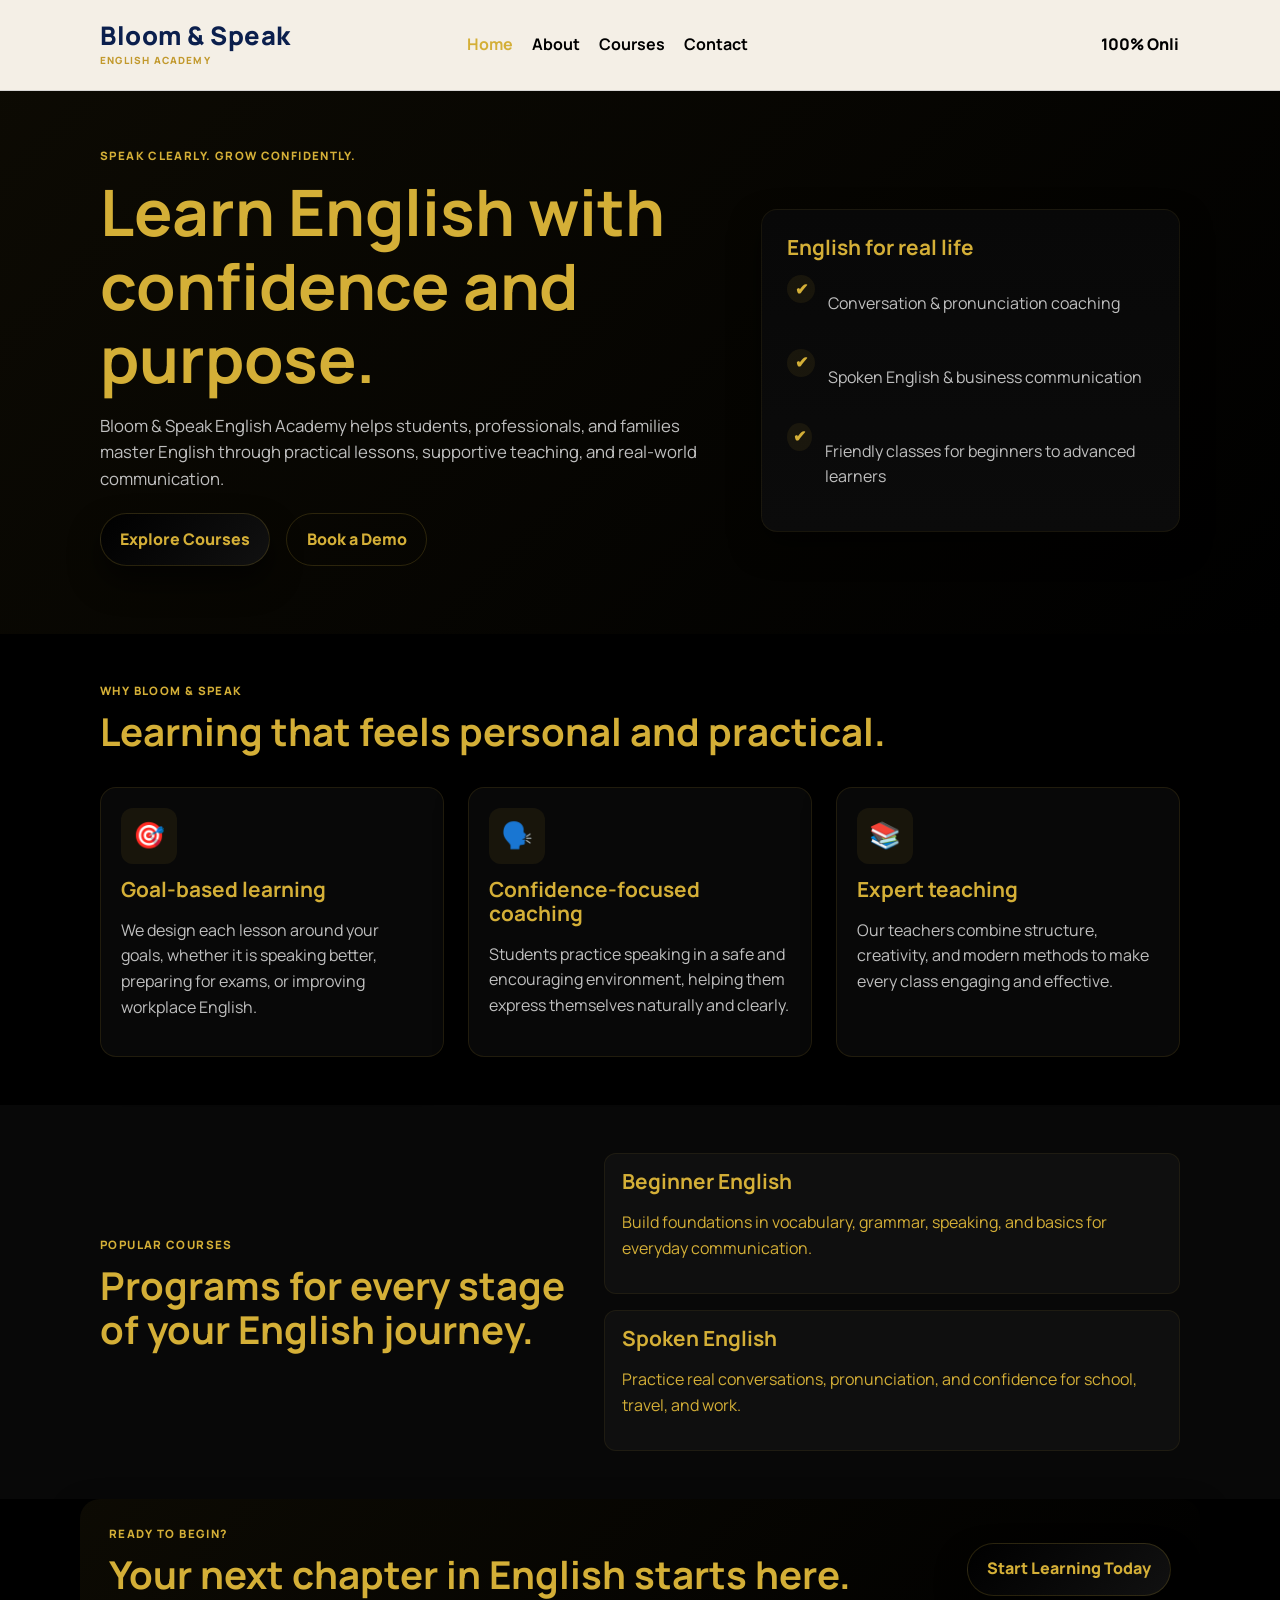
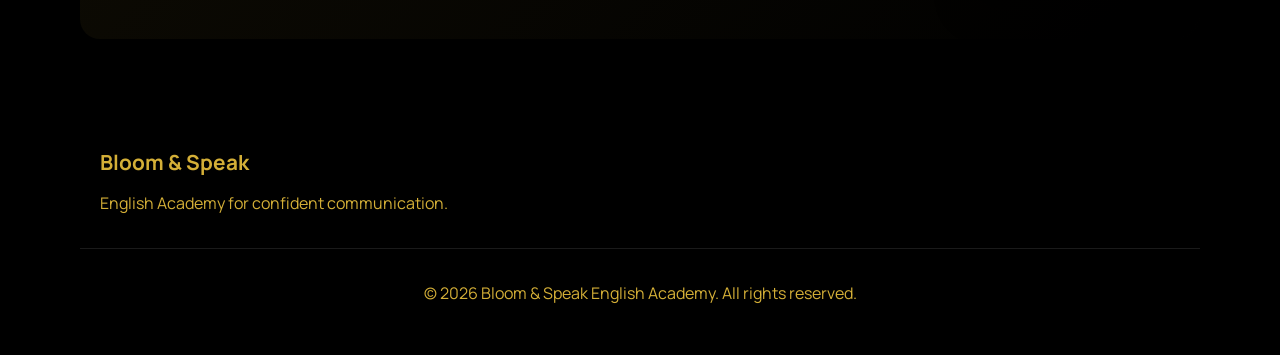
<file: index.html>
<!DOCTYPE html>
<html lang="en">
  <head>
    <meta charset="UTF-8" />
    <meta name="viewport" content="width=device-width, initial-scale=1.0" />
    <title>Bloom & Speak English Academy</title>
    <meta
      name="description"
      content="Bloom & Speak English Academy helps learners build confidence in speaking, writing, and global communication."
    />
    <link rel="preconnect" href="https://fonts.googleapis.com" />
    <link rel="preconnect" href="https://fonts.gstatic.com" crossorigin />
    <link
      href="https://fonts.googleapis.com/css2?family=Manrope:wght@400;500;600;700;800&display=swap"
      rel="stylesheet"
    />
    <link rel="stylesheet" href="style.css?v=12" />
  </head>
  <body>
    <header class="site-header">
      <div class="container nav-wrapper">
        <a href="index.html" class="brand brand-lockup" aria-label="Bloom & Speak Home">
          <span class="brand-text">
            <strong>Bloom &amp; Speak</strong>
            <small>English Academy</small>
          </span>
        </a>

        <button class="nav-toggle" aria-label="Toggle navigation" aria-expanded="false">
          <span></span>
          <span></span>
          <span></span>
        </button>

        <nav class="main-nav" aria-label="Main navigation">
          <ul class="nav-links">
            <li><a href="index.html" class="active">Home</a></li>
            <li><a href="about.html">About</a></li>
            <li><a href="courses.html">Courses</a></li>
            <li><a href="contact.html">Contact</a></li>
          </ul>
        </nav>
        <div class="nav-promo"><span class="marquee">100% Online classes</span></div>
      </div>
    </header>

    <main>
      <section class="hero">
        <div class="container hero-content">
          <div class="hero-copy">
            <p class="eyebrow">Speak clearly. Grow confidently.</p>
            <h1>Learn English with confidence and purpose.</h1>
            <p class="lead">
              Bloom & Speak English Academy helps students, professionals, and families master
              English through practical lessons, supportive teaching, and real-world communication.
            </p>
            <div class="hero-actions">
              <a class="btn btn-primary" href="courses.html">Explore Courses</a>
              <a class="btn btn-secondary" href="https://wa.me/918591194341?text=I'd%20like%20to%20book%20a%20demo" target="_blank" rel="noopener">Book a Demo</a>
            </div>
          </div>

          <div class="hero-card">
            <h3>English for real life</h3>
            <div class="feature-list">
              <div>
                <span>✔</span>
                <p>Conversation & pronunciation coaching</p>
              </div>
              <div>
                <span>✔</span>
                <p>Spoken English & business communication</p>
              </div>
              <div>
                <span>✔</span>
                <p>Friendly classes for beginners to advanced learners</p>
              </div>
            </div>
          </div>
        </div>
      </section>

      <section class="section">
        <div class="container">
          <div class="section-heading">
            <p class="eyebrow">Why Bloom & Speak</p>
            <h2>Learning that feels personal and practical.</h2>
          </div>

          <div class="grid three-col">
            <article class="info-card">
              <div class="icon">🎯</div>
              <h3>Goal-based learning</h3>
              <p>We design each lesson around your goals, whether it is speaking better, preparing for exams, or improving workplace English.</p>
            </article>

            <article class="info-card">
              <div class="icon">🗣️</div>
              <h3>Confidence-focused coaching</h3>
              <p>Students practice speaking in a safe and encouraging environment, helping them express themselves naturally and clearly.</p>
            </article>

            <article class="info-card">
              <div class="icon">📚</div>
              <h3>Expert teaching</h3>
              <p>Our teachers combine structure, creativity, and modern methods to make every class engaging and effective.</p>
            </article>
          </div>
        </div>
      </section>

      <section class="section alt-bg">
        <div class="container split-layout">
          <div>
            <p class="eyebrow">Popular courses</p>
            <h2>Programs for every stage of your English journey.</h2>
          </div>

            <div class="course-list">
            <div class="course-item">
              <h3>Beginner English</h3>
              <p>Build foundations in vocabulary, grammar, speaking, and basics for everyday communication.</p>
            </div>
            <div class="course-item">
              <h3>Spoken English</h3>
              <p>Practice real conversations, pronunciation, and confidence for school, travel, and work.</p>
            </div>
          </div>
        </div>
      </section>

      <!-- Success stories removed as requested -->

      <section class="cta-section">
        <div class="container cta-box">
          <div>
            <p class="eyebrow">Ready to begin?</p>
            <h2>Your next chapter in English starts here.</h2>
          </div>
          <a href="contact.html" class="btn btn-primary">Start Learning Today</a>
        </div>
      </section>
    </main>

    <footer class="site-footer">
      <div class="container footer-content">
        <div>
          <h3>Bloom & Speak</h3>
          <p>English Academy for confident communication.</p>
        </div>
      </div>
      <div class="container footer-bottom">
        <p>© <span id="year"></span> Bloom & Speak English Academy. All rights reserved.</p>
      </div>
    </footer>

    <script src="script.js"></script>
  </body>
</html>
</file>
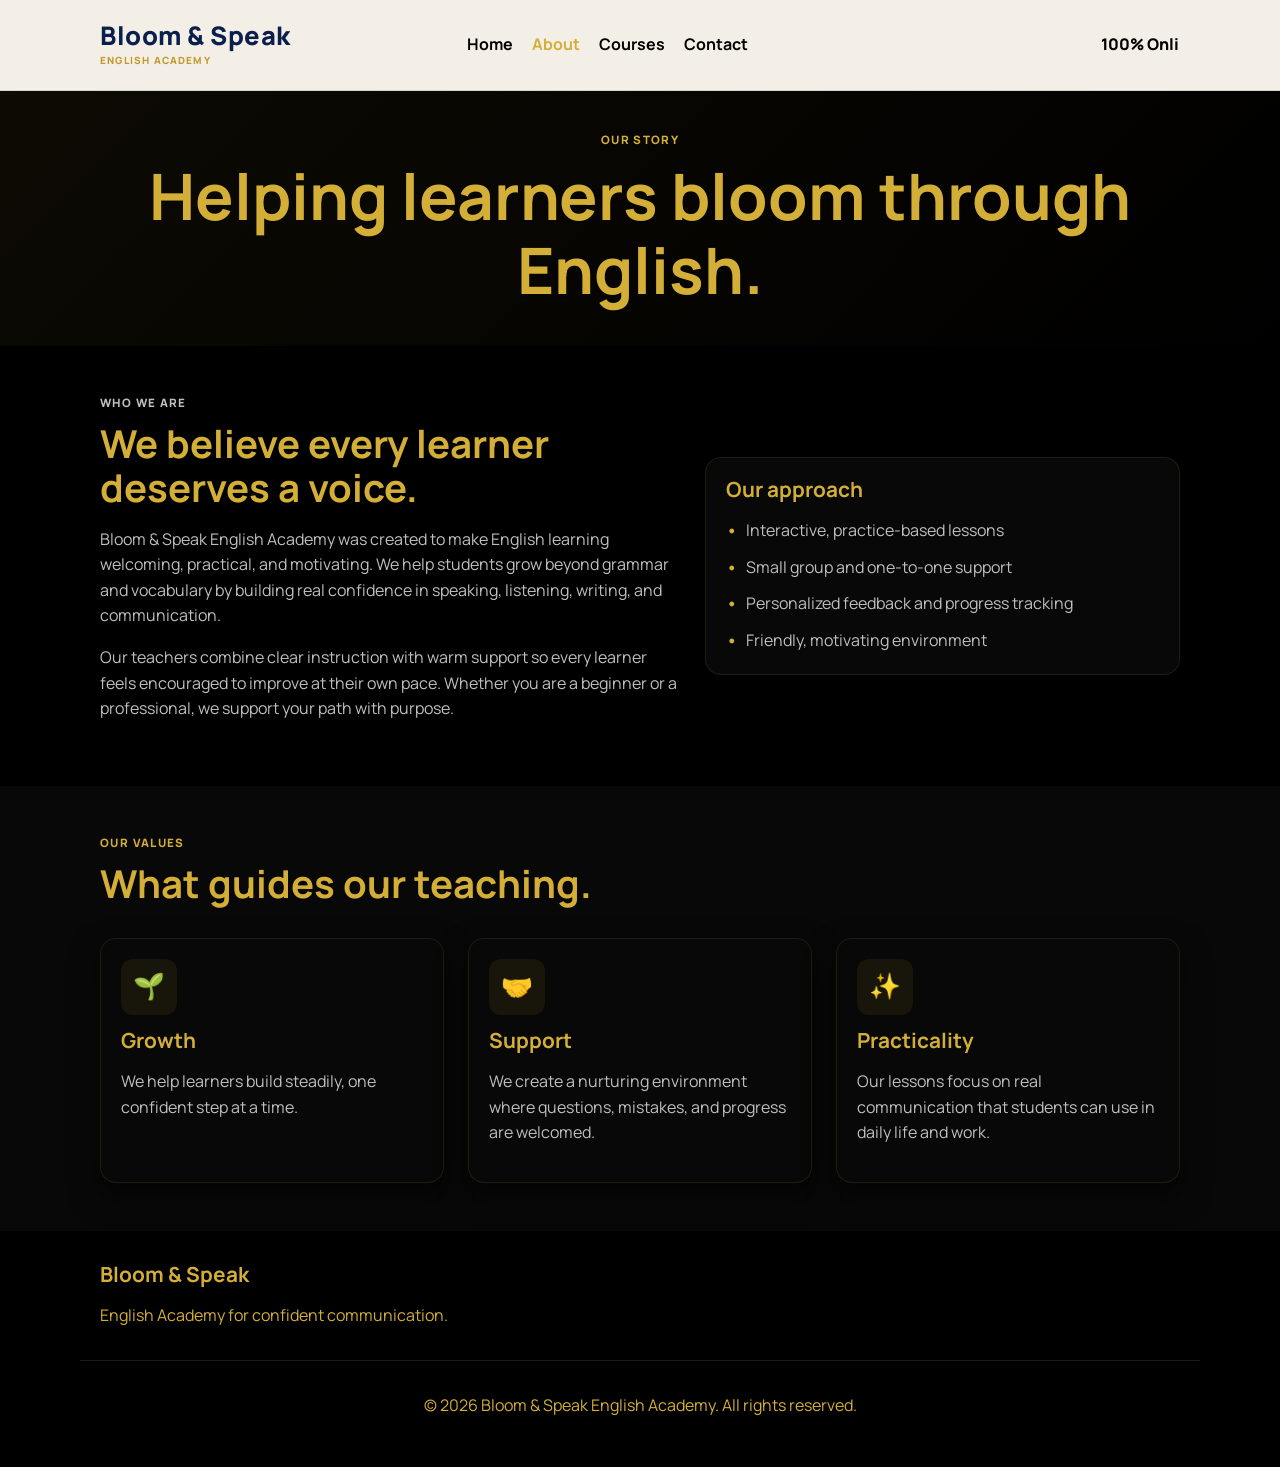
<file: about.html>
<!DOCTYPE html>
<html lang="en">
  <head>
    <meta charset="UTF-8" />
    <meta name="viewport" content="width=device-width, initial-scale=1.0" />
    <title>About | Bloom & Speak English Academy</title>
    <meta name="description" content="Learn about Bloom & Speak English Academy and our mission to help learners speak English with confidence." />
    <link rel="preconnect" href="https://fonts.googleapis.com" />
    <link rel="preconnect" href="https://fonts.gstatic.com" crossorigin />
    <link href="https://fonts.googleapis.com/css2?family=Manrope:wght@400;500;600;700;800&display=swap" rel="stylesheet" />
    <link rel="stylesheet" href="style.css?v=12" />
  </head>
  <body>
    <header class="site-header">
      <div class="container nav-wrapper">
        <a href="index.html" class="brand brand-lockup" aria-label="Bloom & Speak Home">
          <span class="brand-text">
            <strong>Bloom &amp; Speak</strong>
            <small>English Academy</small>
          </span>
        </a>

        <button class="nav-toggle" aria-label="Toggle navigation" aria-expanded="false">
          <span></span>
          <span></span>
          <span></span>
        </button>

        <nav class="main-nav" aria-label="Main navigation">
          <ul class="nav-links">
            <li><a href="index.html">Home</a></li>
            <li><a href="about.html" class="active">About</a></li>
            <li><a href="courses.html">Courses</a></li>
            <li><a href="contact.html">Contact</a></li>
          </ul>
        </nav>
        <div class="nav-promo"><span class="marquee">100% Online classes</span></div>
      </div>
    </header>

    <main>
      <section class="page-hero small-hero">
        <div class="container">
          <p class="eyebrow">Our story</p>
          <h1>Helping learners bloom through English.</h1>
        </div>
      </section>

      <section class="section">
        <div class="container about-grid">
          <div>
            <p class="eyebrow">Who we are</p>
            <h2>We believe every learner deserves a voice.</h2>
            <p>
              Bloom & Speak English Academy was created to make English learning welcoming, practical, and motivating.
              We help students grow beyond grammar and vocabulary by building real confidence in speaking, listening,
              writing, and communication.
            </p>
            <p>
              Our teachers combine clear instruction with warm support so every learner feels encouraged to improve at their
              own pace. Whether you are a beginner or a professional, we support your path with purpose.
            </p>
          </div>

          <div class="highlight-panel">
            <h3>Our approach</h3>
            <ul>
              <li>Interactive, practice-based lessons</li>
              <li>Small group and one-to-one support</li>
              <li>Personalized feedback and progress tracking</li>
              <li>Friendly, motivating environment</li>
            </ul>
          </div>
        </div>
      </section>

      <section class="section alt-bg">
        <div class="container">
          <div class="section-heading">
            <p class="eyebrow">Our values</p>
            <h2>What guides our teaching.</h2>
          </div>
          <div class="grid three-col">
            <article class="info-card">
              <div class="icon">🌱</div>
              <h3>Growth</h3>
              <p>We help learners build steadily, one confident step at a time.</p>
            </article>
            <article class="info-card">
              <div class="icon">🤝</div>
              <h3>Support</h3>
              <p>We create a nurturing environment where questions, mistakes, and progress are welcomed.</p>
            </article>
            <article class="info-card">
              <div class="icon">✨</div>
              <h3>Practicality</h3>
              <p>Our lessons focus on real communication that students can use in daily life and work.</p>
            </article>
          </div>
        </div>
      </section>
    </main>

    <footer class="site-footer">
      <div class="container footer-content">
        <div>
          <h3>Bloom & Speak</h3>
          <p>English Academy for confident communication.</p>
        </div>
      </div>
      <div class="container footer-bottom">
        <p>© <span id="year"></span> Bloom & Speak English Academy. All rights reserved.</p>
      </div>
    </footer>

    <script src="script.js"></script>
  </body>
</html>
</file>
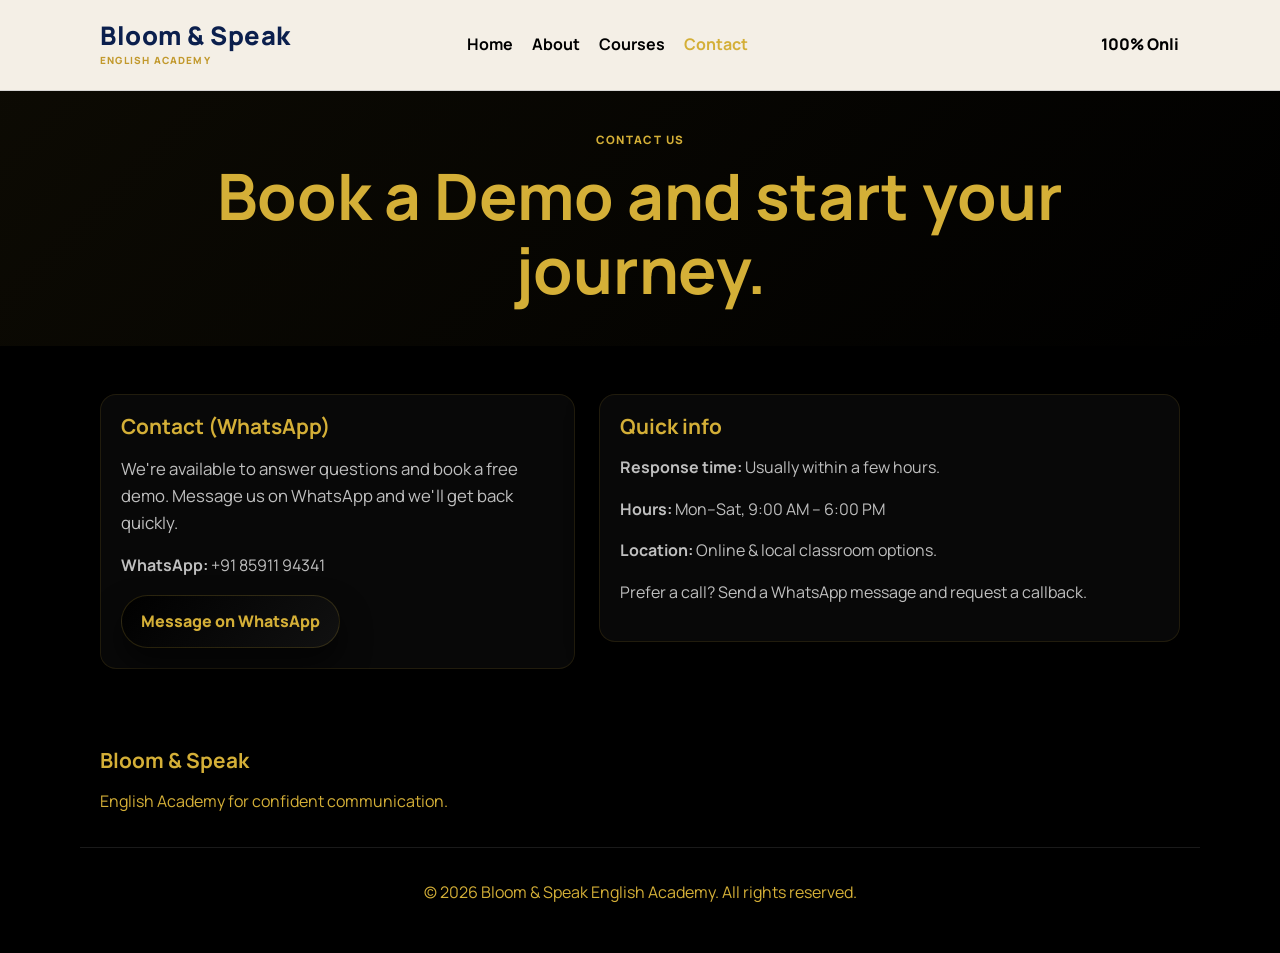
<file: contact.html>
<!DOCTYPE html>
<html lang="en">
  <head>
    <meta charset="UTF-8" />
    <meta name="viewport" content="width=device-width, initial-scale=1.0" />
    <title>Contact | Bloom & Speak English Academy</title>
    <meta name="description" content="Get in touch with Bloom & Speak English Academy to book a demo or ask about courses." />
    <link rel="preconnect" href="https://fonts.googleapis.com" />
    <link rel="preconnect" href="https://fonts.gstatic.com" crossorigin />
    <link href="https://fonts.googleapis.com/css2?family=Manrope:wght@400;500;600;700;800&display=swap" rel="stylesheet" />
    <link rel="stylesheet" href="style.css?v=12" />
  </head>
  <body>
    <header class="site-header">
      <div class="container nav-wrapper">
        <a href="index.html" class="brand brand-lockup" aria-label="Bloom & Speak Home">
          <span class="brand-text">
            <strong>Bloom &amp; Speak</strong>
            <small>English Academy</small>
          </span>
        </a>

        <button class="nav-toggle" aria-label="Toggle navigation" aria-expanded="false">
          <span></span>
          <span></span>
          <span></span>
        </button>

        <nav class="main-nav" aria-label="Main navigation">
          <ul class="nav-links">
            <li><a href="index.html">Home</a></li>
            <li><a href="about.html">About</a></li>
            <li><a href="courses.html">Courses</a></li>
            <li><a href="contact.html" class="active">Contact</a></li>
          </ul>
        </nav>
        <div class="nav-promo"><span class="marquee">100% Online classes</span></div>
      </div>
    </header>

    <main>
      <section class="page-hero small-hero">
        <div class="container">
          <p class="eyebrow">Contact us</p>
          <h1>Book a Demo and start your journey.</h1>
        </div>
      </section>

      <section class="section">
        <div class="container contact-layout">
          <div class="contact-card">
            <h3>Contact (WhatsApp)</h3>
            <p class="lead">We're available to answer questions and book a free demo. Message us on WhatsApp and we'll get back quickly.</p>
            <p><strong>WhatsApp:</strong> +91 85911 94341</p>
            <div style="margin-top:1rem">
              <a class="btn btn-primary" href="https://wa.me/918591194341?text=Hi%2C%20I%27d%20like%20to%20book%20a%20demo%20for%20your%20English%20courses" target="_blank" rel="noopener">Message on WhatsApp</a>
            </div>
          </div>

          <aside class="contact-card">
            <h3>Quick info</h3>
            <p><strong>Response time:</strong> Usually within a few hours.</p>
            <p><strong>Hours:</strong> Mon–Sat, 9:00 AM – 6:00 PM</p>
            <p><strong>Location:</strong> Online & local classroom options.</p>
            <p style="margin-top:0.6rem; color:var(--muted)">Prefer a call? Send a WhatsApp message and request a callback.</p>
          </aside>
        </div>
      </section>
    </main>

    <footer class="site-footer">
      <div class="container footer-content">
        <div>
          <h3>Bloom & Speak</h3>
          <p>English Academy for confident communication.</p>
        </div>
      </div>
      <div class="container footer-bottom">
        <p>© <span id="year"></span> Bloom & Speak English Academy. All rights reserved.</p>
      </div>
    </footer>

    <script src="script.js"></script>
  </body>
</html>
</file>
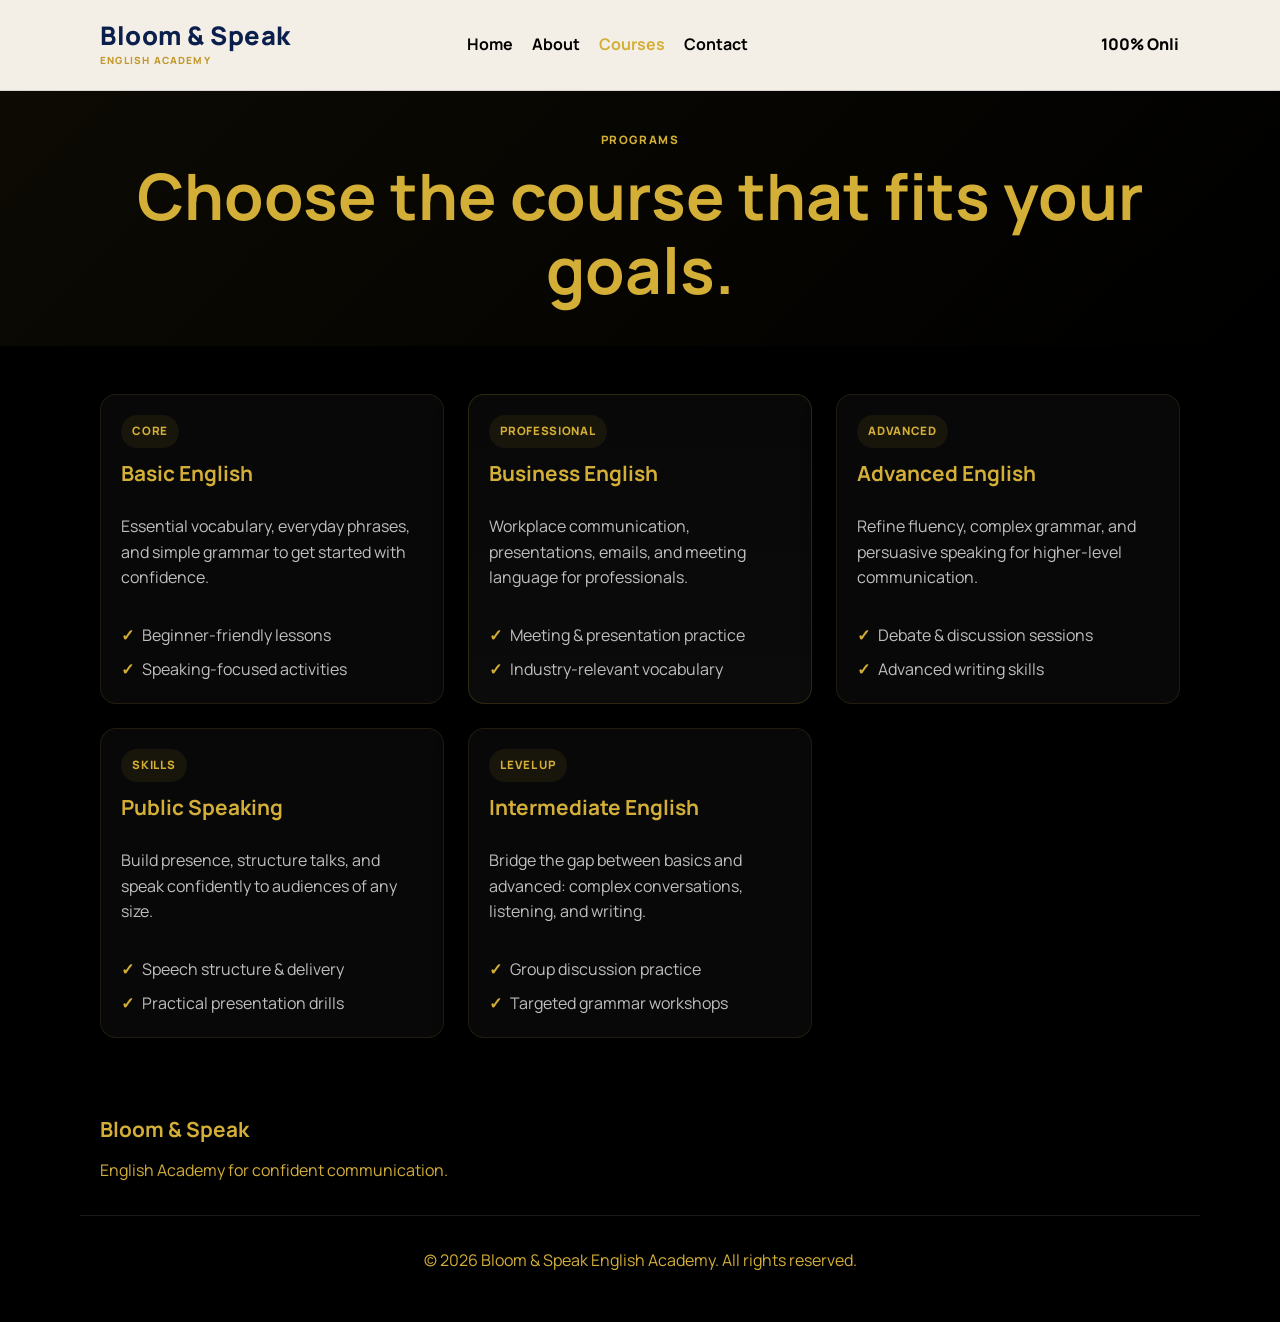
<file: courses.html>
<!DOCTYPE html>
<html lang="en">
  <head>
    <meta charset="UTF-8" />
    <meta name="viewport" content="width=device-width, initial-scale=1.0" />
    <title>Courses | Bloom & Speak English Academy</title>
    <meta name="description" content="Explore Bloom & Speak English Academy courses for beginner, spoken, business, and advanced English learning." />
    <link rel="preconnect" href="https://fonts.googleapis.com" />
    <link rel="preconnect" href="https://fonts.gstatic.com" crossorigin />
    <link href="https://fonts.googleapis.com/css2?family=Manrope:wght@400;500;600;700;800&display=swap" rel="stylesheet" />
    <link rel="stylesheet" href="style.css?v=12" />
  </head>
  <body>
    <header class="site-header">
      <div class="container nav-wrapper">
        <a href="index.html" class="brand brand-lockup" aria-label="Bloom & Speak Home">
          <span class="brand-text">
            <strong>Bloom &amp; Speak</strong>
            <small>English Academy</small>
          </span>
        </a>

        <button class="nav-toggle" aria-label="Toggle navigation" aria-expanded="false">
          <span></span>
          <span></span>
          <span></span>
        </button>

        <nav class="main-nav" aria-label="Main navigation">
          <ul class="nav-links">
            <li><a href="index.html">Home</a></li>
            <li><a href="about.html">About</a></li>
            <li><a href="courses.html" class="active">Courses</a></li>
            <li><a href="contact.html">Contact</a></li>
          </ul>
        </nav>
        <div class="nav-promo"><span class="marquee">100% Online classes</span></div>
      </div>
    </header>

    <main>
      <section class="page-hero small-hero">
        <div class="container">
          <p class="eyebrow">Programs</p>
          <h1>Choose the course that fits your goals.</h1>
        </div>
      </section>

      <section class="section">
        <div class="container grid three-col courses-grid">
          <article class="course-card">
            <span class="course-tag">Core</span>
            <h3>Basic English</h3>
            <p>Essential vocabulary, everyday phrases, and simple grammar to get started with confidence.</p>
            <ul>
              <li>Beginner-friendly lessons</li>
              <li>Speaking-focused activities</li>
            </ul>
          </article>

          <article class="course-card featured">
            <span class="course-tag">Professional</span>
            <h3>Business English</h3>
            <p>Workplace communication, presentations, emails, and meeting language for professionals.</p>
            <ul>
              <li>Meeting & presentation practice</li>
              <li>Industry-relevant vocabulary</li>
            </ul>
          </article>

          <article class="course-card">
            <span class="course-tag">Advanced</span>
            <h3>Advanced English</h3>
            <p>Refine fluency, complex grammar, and persuasive speaking for higher-level communication.</p>
            <ul>
              <li>Debate & discussion sessions</li>
              <li>Advanced writing skills</li>
            </ul>
          </article>

          <article class="course-card">
            <span class="course-tag">Skills</span>
            <h3>Public Speaking</h3>
            <p>Build presence, structure talks, and speak confidently to audiences of any size.</p>
            <ul>
              <li>Speech structure & delivery</li>
              <li>Practical presentation drills</li>
            </ul>
          </article>

          <article class="course-card">
            <span class="course-tag">Level Up</span>
            <h3>Intermediate English</h3>
            <p>Bridge the gap between basics and advanced: complex conversations, listening, and writing.</p>
            <ul>
              <li>Group discussion practice</li>
              <li>Targeted grammar workshops</li>
            </ul>
          </article>
        </div>
      </section>
    </main>

    <footer class="site-footer">
      <div class="container footer-content">
        <div>
          <h3>Bloom & Speak</h3>
          <p>English Academy for confident communication.</p>
        </div>
      </div>
      <div class="container footer-bottom">
        <p>© <span id="year"></span> Bloom & Speak English Academy. All rights reserved.</p>
      </div>
    </footer>

    <script src="script.js"></script>
  </body>
</html>
</file>
<file: style.css>
:root {
  --bg: #000000;
  --surface: #080808;
  --surface-soft: #0f0f0f;
  --primary: #D4AF37; /* gold */
  --primary-dark: #b58f2e;
  --primary-rgb: 212,175,55;
  --secondary: #1a1a1a;
  --text: #D4AF37; /* gold text */
  --muted: #bfbfbf;
  --border: rgba(var(--primary-rgb), 0.12);
  --shadow: 0 14px 30px rgba(0, 0, 0, 0.55);
  --content-width: 1120px;
  --pad: 1.25rem;
  --radius: 16px;
}

* { box-sizing: border-box; }

html { scroll-behavior: smooth; }

body {
  margin: 0;
  font-family: "Manrope", sans-serif;
  background: var(--bg);
  color: var(--text);
  line-height: 1.6;
}

a { text-decoration: none; color: inherit; }
img { max-width: 100%; display: block; }
button, input, textarea { font: inherit; }

.container { width: min(var(--content-width), calc(100% - 2rem)); margin: 0 auto; padding: 0 var(--pad); }

.site-header {
  background: #f4efe6;
  color: #0b1f4d;
  backdrop-filter: none;
  border-bottom: 1px solid rgba(11,31,77,0.12);
  position: sticky; top: 0; z-index: 50;
}

.nav-wrapper { display:flex; align-items:center; justify-content:space-between; min-height:90px; gap:1rem; }

.brand {
  display:inline-flex;
  align-items:center;
  color:#0b1f4d;
}

.brand-lockup {
  display:flex;
  align-items:center;
  justify-content:center;
}

.brand-text {
  display:flex;
  flex-direction:column;
  align-items:flex-start;
  gap:0.15rem;
}

.brand strong, .brand small { display:block; }
.brand strong {
  font-size: clamp(1.4rem, 2vw, 2.1rem);
  letter-spacing: 0.02em;
  line-height: 1.15;
  font-weight: 800;
  color: #0b1f4d;
}
.brand small {
  color: #c2992d;
  letter-spacing:0.12em;
  text-transform:uppercase;
  font-size:0.62rem;
  font-weight: 800;
}

.main-nav { display:flex; align-items:center; }
.nav-links { list-style:none; display:flex; gap:1.2rem; padding:0; margin:0; align-items:center; }
.site-header .nav-links a { font-weight:700; color:#000000; transition: color 0.16s ease; }
.site-header .nav-links a:hover, .site-header .nav-links a.active { color:var(--primary); }

.nav-toggle { display:none; flex-direction:column; gap:5px; background:transparent; border:none; padding:0.25rem; cursor:pointer; }
.site-header .nav-toggle span { display:block; width:24px; height:2px; background:#000000; border-radius:50px; }

.nav-promo { position:relative; width:240px; height:34px; overflow:hidden; margin-left:1rem; border-radius:999px; display:flex; align-items:center; }
.nav-promo .marquee { display:inline-block; white-space:nowrap; font-weight:800; color:#000000; transform:translateX(100%); animation:marquee 9s linear infinite; }
.site-header .nav-promo a { color:inherit; text-decoration:none; }

@keyframes marquee {
  0% { transform: translateX(100%); }
  100% { transform: translateX(-100%); }
}

@media (max-width:840px) {
  .nav-promo { display:none; }
}

.hero, .page-hero { background: linear-gradient(135deg, rgba(var(--primary-rgb), 0.06), rgba(0,0,0,0.4)); }
.hero { padding:3.5rem 0 2.5rem; }
.page-hero { padding:2.5rem 0 1.5rem; }
.small-hero { text-align:center; }

.hero-content { display:grid; grid-template-columns:1.2fr 0.8fr; align-items:center; gap:2rem; }
.eyebrow { margin:0 0 0.6rem; text-transform:uppercase; letter-spacing:0.12em; font-size:0.72rem; font-weight:800; color:var(--primary); }

h1,h2,h3 { margin-top:0; line-height:1.15; color:var(--text); }
h1 { font-size:clamp(2.3rem,5vw,4.2rem); margin-bottom:1rem; }
h2 { font-size:clamp(1.9rem,3vw,2.7rem); margin-bottom:1rem; }
h3 { font-size:1.3rem; margin-bottom:0.75rem; }
.lead { font-size:1.05rem; color:var(--muted); max-width:700px; }

.hero-actions { display:flex; flex-wrap:wrap; gap:1rem; margin:1.25rem 0 1.75rem; }
.btn { display:inline-flex; align-items:center; justify-content:center; border-radius:999px; padding:0.8rem 1.2rem; font-weight:800; transition: transform 0.18s ease, box-shadow 0.18s ease; }
.btn:hover { transform: translateY(-2px); }
.btn-primary { background: linear-gradient(135deg, #000, #111); color: var(--text); box-shadow: 0 16px 30px rgba(0,0,0,0.6); border: 1px solid rgba(var(--primary-rgb),0.18); }
.btn-secondary { background: transparent; border:1px solid rgba(var(--primary-rgb),0.18); color: var(--text); }

.mini-stats { list-style:none; display:flex; flex-wrap:wrap; gap:1.2rem; padding:0; margin:0; }
.mini-stats li { display:flex; flex-direction:column; min-width:120px; }
.mini-stats strong { font-size:1.5rem; color:var(--primary-dark); }
.mini-stats span { color:var(--muted); font-size:0.85rem; }

.hero-card { background: linear-gradient(180deg,var(--surface), #0b0b0b); border:1px solid rgba(var(--primary-rgb),0.08); border-radius:var(--radius); padding:1.6rem; box-shadow:var(--shadow); }
.card-badge { display:inline-block; background: rgba(253,201,77,0.2); color:#7a5200; font-weight:800; border-radius:999px; padding:0.45rem 0.8rem; margin-bottom:1rem; font-size:0.76rem; }

.feature-list { display:grid; gap:1rem; margin-top:1rem; }
.feature-list div { display:flex; gap:0.8rem; align-items:flex-start; color:var(--muted); }
.feature-list span { display:inline-grid; place-items:center; width:28px; height:28px; border-radius:50%; background: rgba(var(--primary-rgb),0.08); color:var(--primary); font-weight:800; }

.section { padding:3rem 0; }
.alt-bg { background: var(--surface); }
.section-heading { margin-bottom:2rem; }
.grid { display:grid; gap:1.5rem; }
.three-col { grid-template-columns: repeat(3, minmax(0, 1fr)); }

.info-card, .quote-card, .course-card, .contact-card, .contact-form, .highlight-panel { background:var(--surface); border:1px solid var(--border); border-radius:var(--radius); padding:1.25rem; box-shadow:var(--shadow); color: var(--text); }

.icon { width:56px; height:56px; display:grid; place-items:center; border-radius:12px; background: rgba(var(--primary-rgb),0.08); font-size:1.6rem; margin-bottom:0.9rem; color: var(--primary); }

.info-card p, .course-card p, .quote-card, .contact-card p, .highlight-panel li, .about-grid p { color:var(--muted); }

.split-layout { display:grid; grid-template-columns:0.9fr 1.1fr; align-items:center; gap:2rem; }
.course-list { display:grid; gap:1rem; }
.course-item { padding:1rem 1.1rem; border-radius:12px; background: rgba(255,255,255,0.03); border:1px solid rgba(var(--primary-rgb),0.08); }
.course-item h3 { margin-bottom:0.45rem; }

.testimonials { align-items:stretch; }
.quote-card { margin:0; font-size:1rem; line-height:1.8; }
.quote-card cite { display:block; margin-top:1rem; color:var(--primary-dark); font-style:normal; font-weight:800; }

.cta-section { padding:0 0 5rem; }
.cta-box { display:flex; align-items:center; justify-content:space-between; gap:1.5rem; background: linear-gradient(135deg, rgba(var(--primary-rgb),0.06), rgba(0,0,0,0.35)); border-radius:20px; padding:1.6rem 1.8rem; color:var(--text); box-shadow:var(--shadow); }
.cta-box .eyebrow, .cta-box h2 { color:var(--text); }

.site-footer { background:#000000; color: var(--text); padding-top:2rem; }
.footer-content, .footer-bottom { width: min(1120px, calc(100% - 2rem)); margin:0 auto; }
.footer-content { display:flex; align-items:center; justify-content:space-between; gap:1rem; padding-bottom:1rem; }
.footer-bottom { border-top:1px solid rgba(255,255,255,0.1); padding:1rem 0 2rem; text-align:center; }

.about-grid { display:grid; grid-template-columns:1.1fr 0.9fr; gap:1.5rem; align-items:center; }
.highlight-panel ul { list-style:none; padding:0; margin:1rem 0 0; display:grid; gap:0.7rem; }
.highlight-panel li::before { content:"•"; color:var(--primary); font-weight:800; margin-right:0.5rem; }

.courses-grid { grid-template-columns: repeat(3, minmax(0,1fr)); }
.course-card { display:flex; flex-direction:column; }
.course-card ul { list-style:none; padding:0; margin:1rem 0 0; display:grid; gap:0.55rem; color:var(--muted); }
.course-card li::before { content:"✓"; color:var(--primary); font-weight:800; margin-right:0.5rem; }

.course-tag { display:inline-flex; width:fit-content; background: rgba(var(--primary-rgb),0.08); color:var(--primary); border-radius:999px; font-size:0.72rem; font-weight:800; text-transform:uppercase; letter-spacing:0.06em; padding:0.45rem 0.7rem; margin-bottom:0.9rem; }
.course-card.featured { background: linear-gradient(180deg, var(--surface), #0b0b0b); border-color: rgba(var(--primary-rgb),0.18); }

.contact-layout { display:grid; grid-template-columns:0.9fr 1.1fr; gap:1.5rem; align-items:start; }
.contact-form { display:grid; gap:1rem; }
.input-row { display:grid; grid-template-columns:1fr 1fr; gap:1rem; }

label { display:grid; gap:0.5rem; font-weight:700; color:var(--text); }
input, textarea { border:1px solid var(--border); border-radius:14px; padding:0.95rem 1rem; background:var(--surface-soft); color:var(--text); }
input:focus, textarea:focus { outline:2px solid rgba(var(--primary-rgb),0.12); border-color: rgba(var(--primary-rgb),0.45); }

@media (max-width:840px) {
  .hero-content, .split-layout, .about-grid, .contact-layout, .three-col, .courses-grid { grid-template-columns:1fr; }
  .main-nav { display:none; width:100%; }
  .nav-toggle { display:flex; }
  .nav-wrapper { flex-wrap:wrap; padding:0.8rem 0; }
  .nav-links { flex-direction:column; width:100%; padding:1rem 0 0.5rem; align-items:flex-start; }
  .main-nav.open { display:block; }
  .cta-box, .footer-content { flex-direction:column; align-items:flex-start; }
}

@media (max-width:560px) {
  .input-row { grid-template-columns:1fr; }
  .hero { padding-top:4rem; }
  .section { padding:4rem 0; }
}
</file>
